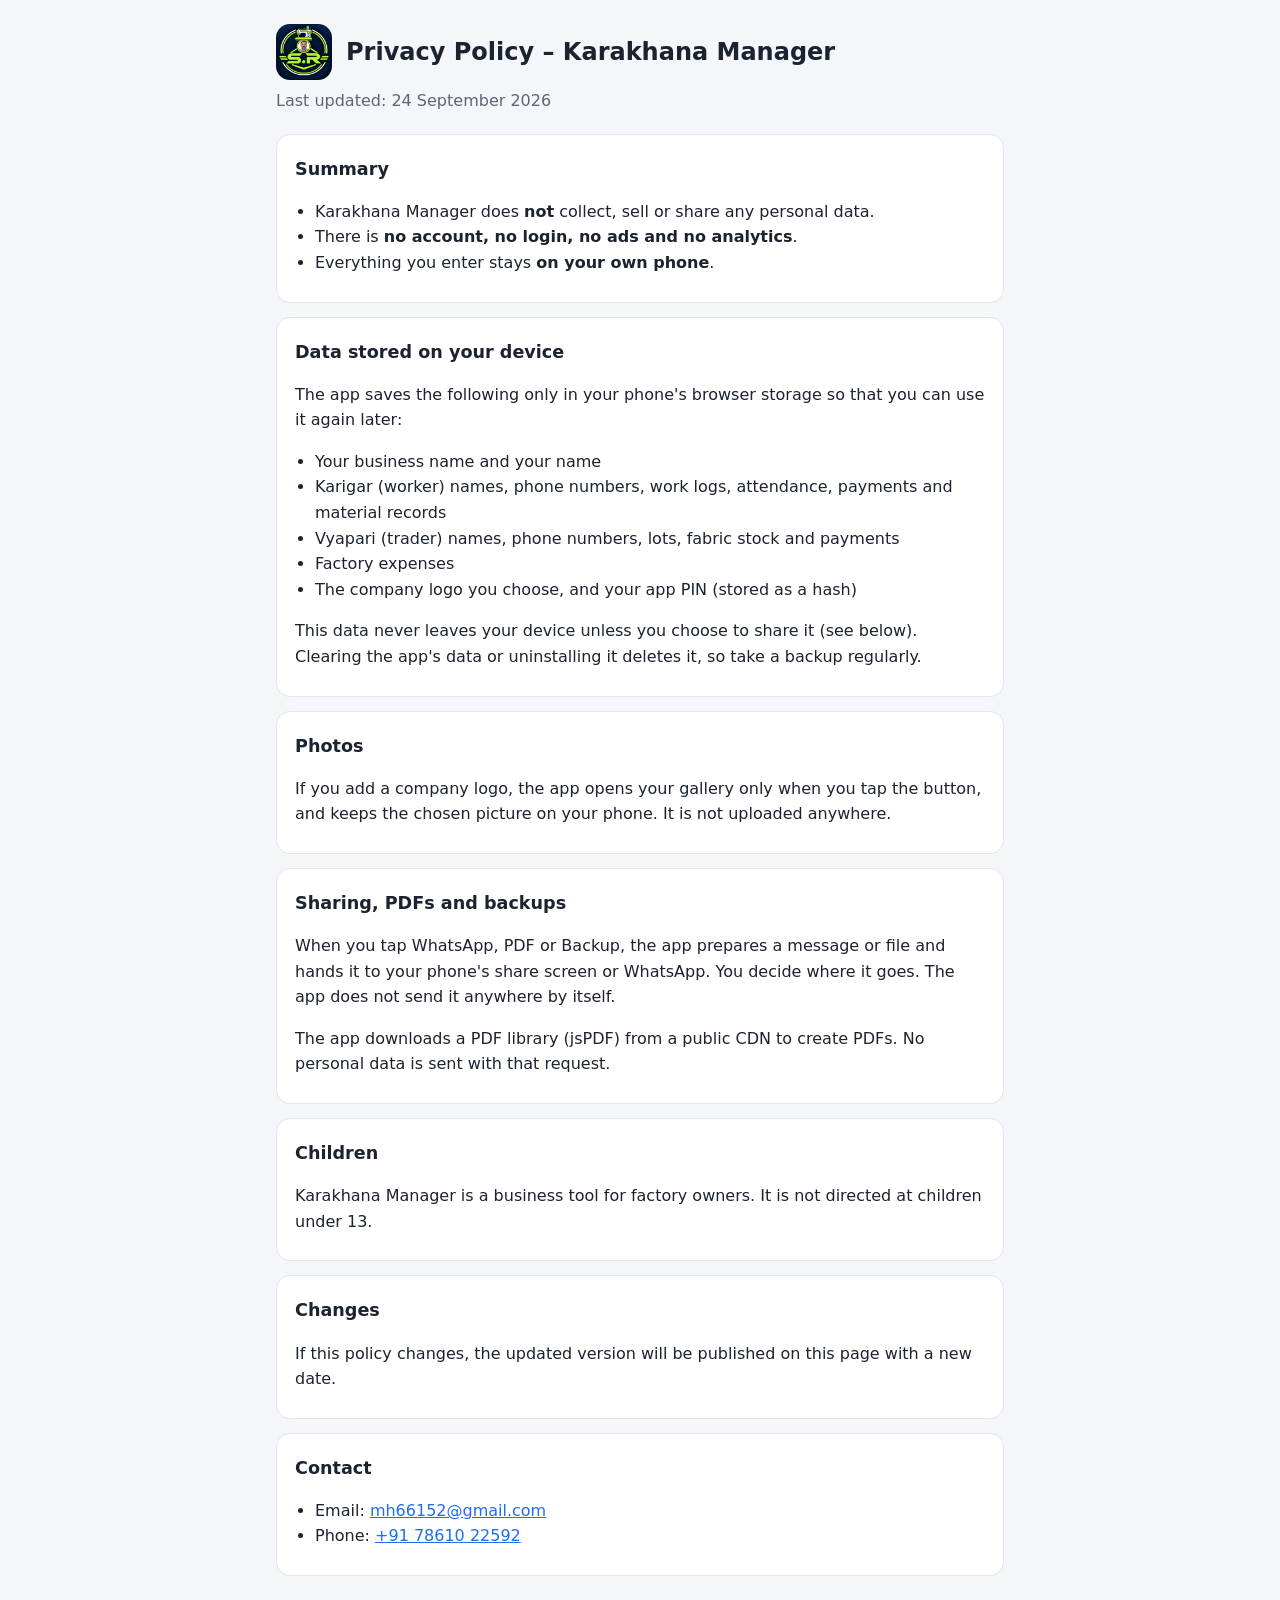
<file: privacy.html>
<!DOCTYPE html>
<html lang="en">
<head>
<meta charset="utf-8" />
<meta name="viewport" content="width=device-width, initial-scale=1" />
<title>Privacy Policy – Karakhana Manager</title>
<link rel="icon" href="icons/icon-192.png" type="image/png" />
<style>
  :root { --bg: #f4f6f9; --fg: #1b2330; --muted: #5b6776; --card: #ffffff; --line: #e1e6ee; --accent: #1f6feb; }
  @media (prefers-color-scheme: dark) {
    :root { --bg: #0f151c; --fg: #e8edf3; --muted: #9aa7b6; --card: #17202a; --line: #26313d; --accent: #58a6ff; }
  }
  * { box-sizing: border-box; }
  body { margin: 0; background: var(--bg); color: var(--fg); font: 16px/1.6 system-ui, -apple-system, "Segoe UI", Roboto, sans-serif; }
  main { max-width: 760px; margin: 0 auto; padding: 24px 16px 48px; }
  header { display: flex; align-items: center; gap: 14px; margin-bottom: 8px; }
  header img { width: 56px; height: 56px; border-radius: 14px; }
  h1 { font-size: 1.5rem; margin: 0; }
  .date { color: var(--muted); margin: 0 0 20px; }
  section { background: var(--card); border: 1px solid var(--line); border-radius: 14px; padding: 4px 18px 10px; margin: 14px 0; }
  h2 { font-size: 1.1rem; margin: 16px 0 6px; }
  a { color: var(--accent); }
  ul { padding-left: 20px; }
</style>
</head>
<body>
<main>
  <header>
    <img src="icons/icon-192.png" alt="" />
    <h1>Privacy Policy – Karakhana Manager</h1>
  </header>
  <p class="date">Last updated: 24 September 2026</p>

  <section>
    <h2>Summary</h2>
    <ul>
      <li>Karakhana Manager does <strong>not</strong> collect, sell or share any personal data.</li>
      <li>There is <strong>no account, no login, no ads and no analytics</strong>.</li>
      <li>Everything you enter stays <strong>on your own phone</strong>.</li>
    </ul>
  </section>

  <section>
    <h2>Data stored on your device</h2>
    <p>The app saves the following only in your phone's browser storage so that you can use it again later:</p>
    <ul>
      <li>Your business name and your name</li>
      <li>Karigar (worker) names, phone numbers, work logs, attendance, payments and material records</li>
      <li>Vyapari (trader) names, phone numbers, lots, fabric stock and payments</li>
      <li>Factory expenses</li>
      <li>The company logo you choose, and your app PIN (stored as a hash)</li>
    </ul>
    <p>This data never leaves your device unless you choose to share it (see below). Clearing the app's data or uninstalling it deletes it, so take a backup regularly.</p>
  </section>

  <section>
    <h2>Photos</h2>
    <p>If you add a company logo, the app opens your gallery only when you tap the button, and keeps the chosen picture on your phone. It is not uploaded anywhere.</p>
  </section>

  <section>
    <h2>Sharing, PDFs and backups</h2>
    <p>When you tap WhatsApp, PDF or Backup, the app prepares a message or file and hands it to your phone's share screen or WhatsApp. You decide where it goes. The app does not send it anywhere by itself.</p>
    <p>The app downloads a PDF library (jsPDF) from a public CDN to create PDFs. No personal data is sent with that request.</p>
  </section>

  <section>
    <h2>Children</h2>
    <p>Karakhana Manager is a business tool for factory owners. It is not directed at children under 13.</p>
  </section>

  <section>
    <h2>Changes</h2>
    <p>If this policy changes, the updated version will be published on this page with a new date.</p>
  </section>

  <section>
    <h2>Contact</h2>
    <ul>
      <li>Email: <a href="mailto:mh66152@gmail.com">mh66152@gmail.com</a></li>
      <li>Phone: <a href="tel:+917861022592">+91 78610 22592</a></li>
    </ul>
  </section>
</main>
</body>
</html>
</file>
